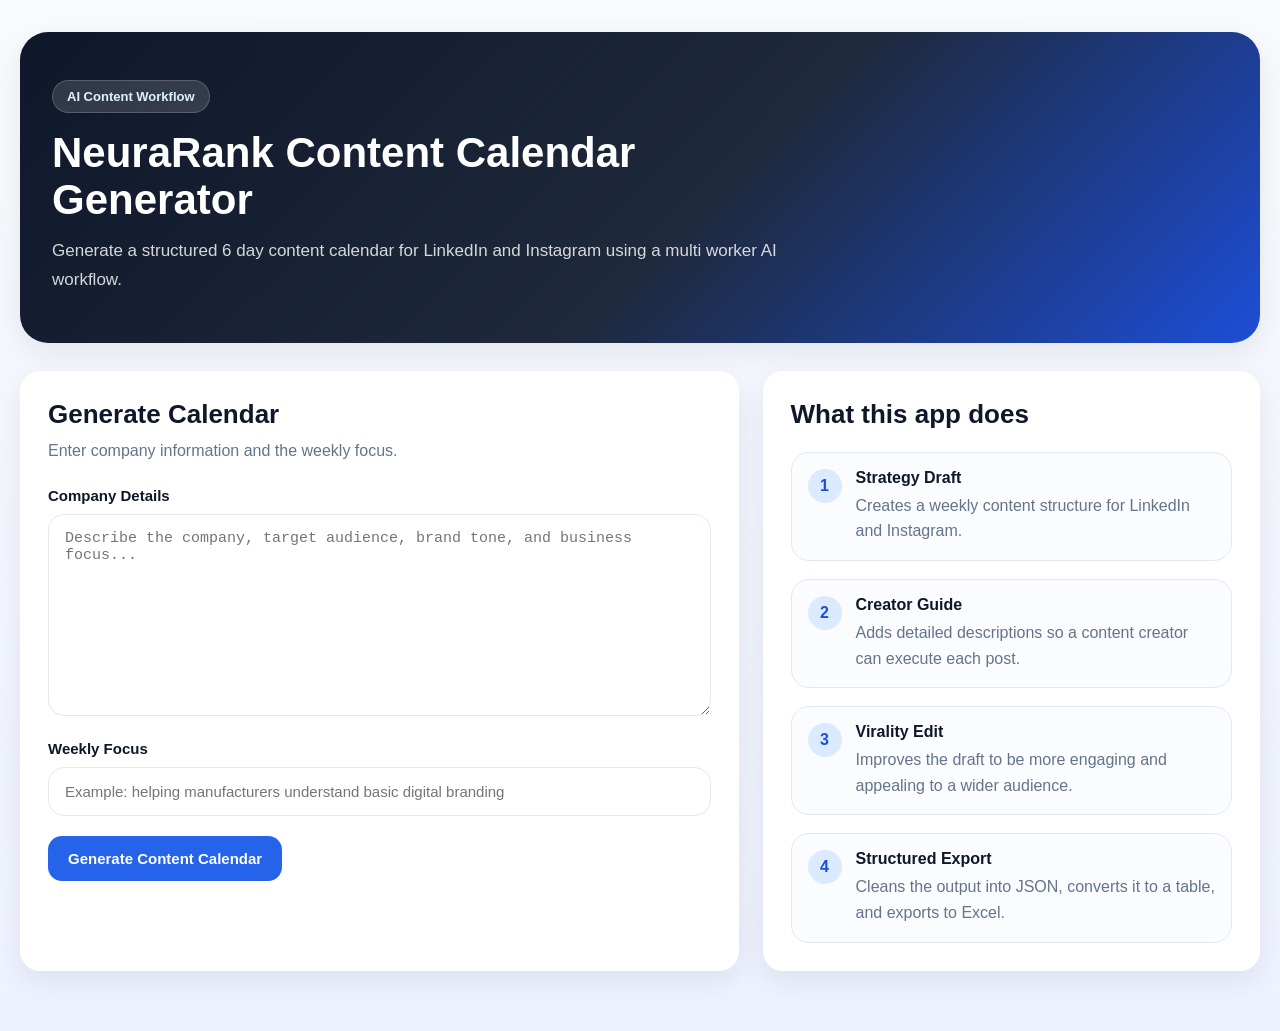
<file: templates/index.html>
<!DOCTYPE html>
<html lang="en">
<head>
    <meta charset="UTF-8" />
    <meta name="viewport" content="width=device-width, initial-scale=1" />
    <title>NeuraRank Content Calendar Generator</title>
    <link rel="stylesheet" href="/static/style.css" />
</head>
<body>
    <div class="page">
        <header class="hero">
            <div class="hero-text">
                <span class="badge">AI Content Workflow</span>
                <h1>NeuraRank Content Calendar Generator</h1>
                <p>
                    Generate a structured 6 day content calendar for LinkedIn and Instagram
                    using a multi worker AI workflow.
                </p>
            </div>
        </header>

        <main class="main-grid">
            <section class="card form-card">
                <div class="card-header">
                    <h2>Generate Calendar</h2>
                    <p>Enter company information and the weekly focus.</p>
                </div>

                <form id="calendarForm" action="/generate" method="post" class="form">
                    <div class="form-group">
                        <label for="company_details">Company Details</label>
                        <textarea
                            id="company_details"
                            name="company_details"
                            rows="10"
                            placeholder="Describe the company, target audience, brand tone, and business focus..."
                            required
                        ></textarea>
                    </div>

                    <div class="form-group">
                        <label for="weekly_focus">Weekly Focus</label>
                        <input
                            id="weekly_focus"
                            type="text"
                            name="weekly_focus"
                            placeholder="Example: helping manufacturers understand basic digital branding"
                            required
                        />
                    </div>

                    <button type="submit" id="generateBtn" class="btn-primary">
                        Generate Content Calendar
                    </button>

                    <div id="loadingBox" class="loading-box hidden">
                        <div class="spinner"></div>
                        <span>Generating your content calendar...</span>
                    </div>
                </form>
            </section>

            <section class="card info-card">
                <div class="card-header">
                    <h2>What this app does</h2>
                </div>

                <div class="feature-list">
                    <div class="feature-item">
                        <div class="feature-icon">1</div>
                        <div>
                            <h3>Strategy Draft</h3>
                            <p>Creates a weekly content structure for LinkedIn and Instagram.</p>
                        </div>
                    </div>

                    <div class="feature-item">
                        <div class="feature-icon">2</div>
                        <div>
                            <h3>Creator Guide</h3>
                            <p>Adds detailed descriptions so a content creator can execute each post.</p>
                        </div>
                    </div>

                    <div class="feature-item">
                        <div class="feature-icon">3</div>
                        <div>
                            <h3>Virality Edit</h3>
                            <p>Improves the draft to be more engaging and appealing to a wider audience.</p>
                        </div>
                    </div>

                    <div class="feature-item">
                        <div class="feature-icon">4</div>
                        <div>
                            <h3>Structured Export</h3>
                            <p>Cleans the output into JSON, converts it to a table, and exports to Excel.</p>
                        </div>
                    </div>
                </div>
            </section>
        </main>
    </div>

    <script src="/static/script.js"></script>
</body>
</html>
</file>
<file: static/style.css>
:root {
    --bg: #0f172a;
    --bg-soft: #f8fafc;
    --card: #ffffff;
    --text: #0f172a;
    --muted: #64748b;
    --line: #e2e8f0;
    --primary: #2563eb;
    --primary-dark: #1d4ed8;
    --secondary: #ffffff;
    --secondary-text: #0f172a;
    --success: #10b981;
    --shadow: 0 10px 30px rgba(15, 23, 42, 0.08);
    --radius: 20px;
}

* {
    box-sizing: border-box;
}

html, body {
    margin: 0;
    padding: 0;
    font-family: Inter, Arial, sans-serif;
    background: linear-gradient(180deg, #f8fafc 0%, #eef2ff 100%);
    color: var(--text);
}

body {
    min-height: 100vh;
}

.page {
    max-width: 1280px;
    margin: 0 auto;
    padding: 32px 20px 60px;
}

.hero {
    background: linear-gradient(135deg, #0f172a 0%, #1e293b 55%, #1d4ed8 100%);
    color: white;
    border-radius: 28px;
    padding: 48px 32px;
    box-shadow: var(--shadow);
}

.small-hero {
    padding: 36px 32px;
}

.hero-text {
    max-width: 760px;
}

.badge {
    display: inline-block;
    background: rgba(255,255,255,0.14);
    border: 1px solid rgba(255,255,255,0.18);
    color: #e0f2fe;
    padding: 8px 14px;
    border-radius: 999px;
    font-size: 13px;
    font-weight: 600;
    margin-bottom: 16px;
}

.hero h1 {
    margin: 0 0 14px;
    font-size: 42px;
    line-height: 1.12;
}

.hero p {
    margin: 0;
    color: rgba(255,255,255,0.82);
    font-size: 17px;
    line-height: 1.7;
}

.main-grid {
    display: grid;
    grid-template-columns: 1.3fr 0.9fr;
    gap: 24px;
    margin-top: 28px;
}

.result-layout {
    margin-top: 28px;
}

.card {
    background: var(--card);
    border-radius: var(--radius);
    box-shadow: var(--shadow);
    padding: 28px;
}

.card-header h2 {
    margin: 0;
    font-size: 26px;
}

.card-header p {
    margin: 8px 0 0;
    color: var(--muted);
    line-height: 1.6;
}

.form {
    margin-top: 24px;
}

.form-group {
    margin-bottom: 20px;
}

label {
    display: block;
    margin-bottom: 10px;
    font-size: 15px;
    font-weight: 600;
}

textarea,
input {
    width: 100%;
    border: 1px solid var(--line);
    border-radius: 16px;
    padding: 15px 16px;
    font-size: 15px;
    color: var(--text);
    background: #fff;
    outline: none;
    transition: border-color 0.2s ease, box-shadow 0.2s ease;
}

textarea:focus,
input:focus {
    border-color: var(--primary);
    box-shadow: 0 0 0 4px rgba(37, 99, 235, 0.08);
}

.btn-primary,
.btn-secondary {
    display: inline-flex;
    align-items: center;
    justify-content: center;
    border: none;
    text-decoration: none;
    cursor: pointer;
    border-radius: 14px;
    padding: 14px 20px;
    font-size: 15px;
    font-weight: 700;
    transition: all 0.2s ease;
}

.btn-primary {
    background: var(--primary);
    color: white;
}

.btn-primary:hover {
    background: var(--primary-dark);
}

.btn-secondary {
    background: #fff;
    color: var(--secondary-text);
    border: 1px solid var(--line);
}

.btn-secondary:hover {
    background: #f8fafc;
}

.feature-list {
    margin-top: 22px;
    display: grid;
    gap: 18px;
}

.feature-item {
    display: flex;
    gap: 14px;
    align-items: flex-start;
    padding: 16px;
    border: 1px solid var(--line);
    border-radius: 18px;
    background: #fafcff;
}

.feature-icon {
    flex-shrink: 0;
    width: 34px;
    height: 34px;
    border-radius: 50%;
    display: grid;
    place-items: center;
    background: #dbeafe;
    color: #1d4ed8;
    font-weight: 700;
}

.feature-item h3 {
    margin: 0 0 6px;
    font-size: 16px;
}

.feature-item p {
    margin: 0;
    color: var(--muted);
    line-height: 1.6;
}

.loading-box {
    margin-top: 18px;
    display: flex;
    align-items: center;
    gap: 12px;
    color: var(--muted);
    font-size: 14px;
    font-weight: 600;
}

.hidden {
    display: none;
}

.spinner {
    width: 18px;
    height: 18px;
    border: 3px solid #cbd5e1;
    border-top-color: var(--primary);
    border-radius: 50%;
    animation: spin 0.7s linear infinite;
}

@keyframes spin {
    to {
        transform: rotate(360deg);
    }
}

.result-topbar {
    display: flex;
    align-items: flex-start;
    justify-content: space-between;
    gap: 18px;
    margin-bottom: 22px;
}

.result-topbar h2 {
    margin: 0;
    font-size: 28px;
}

.result-topbar p {
    margin: 6px 0 0;
    color: var(--muted);
}

.result-actions {
    display: flex;
    gap: 12px;
    flex-wrap: wrap;
}

.table-wrapper {
    width: 100%;
    overflow-x: auto;
    border: 1px solid var(--line);
    border-radius: 18px;
}

.styled-table {
    width: 100%;
    border-collapse: collapse;
    min-width: 900px;
    background: white;
}

.styled-table thead {
    background: #eff6ff;
}

.styled-table th,
.styled-table td {
    text-align: left;
    vertical-align: top;
    padding: 16px;
    border-bottom: 1px solid var(--line);
    font-size: 14px;
    line-height: 1.6;
}

.styled-table th {
    font-size: 13px;
    text-transform: uppercase;
    letter-spacing: 0.04em;
    color: #334155;
}

.styled-table tbody tr:hover {
    background: #f8fafc;
}

.empty-state {
    border: 1px dashed var(--line);
    border-radius: 18px;
    padding: 40px 20px;
    text-align: center;
    color: var(--muted);
}

.empty-state h3 {
    margin: 0 0 10px;
    color: var(--text);
}

@media (max-width: 980px) {
    .main-grid {
        grid-template-columns: 1fr;
    }

    .hero h1 {
        font-size: 34px;
    }

    .result-topbar {
        flex-direction: column;
    }
}

@media (max-width: 640px) {
    .page {
        padding: 18px 14px 40px;
    }

    .hero,
    .card {
        padding: 22px;
        border-radius: 20px;
    }

    .hero h1 {
        font-size: 28px;
    }

    .btn-primary,
    .btn-secondary {
        width: 100%;
    }

    .result-actions {
        width: 100%;
        flex-direction: column;
    }
}
</file>
